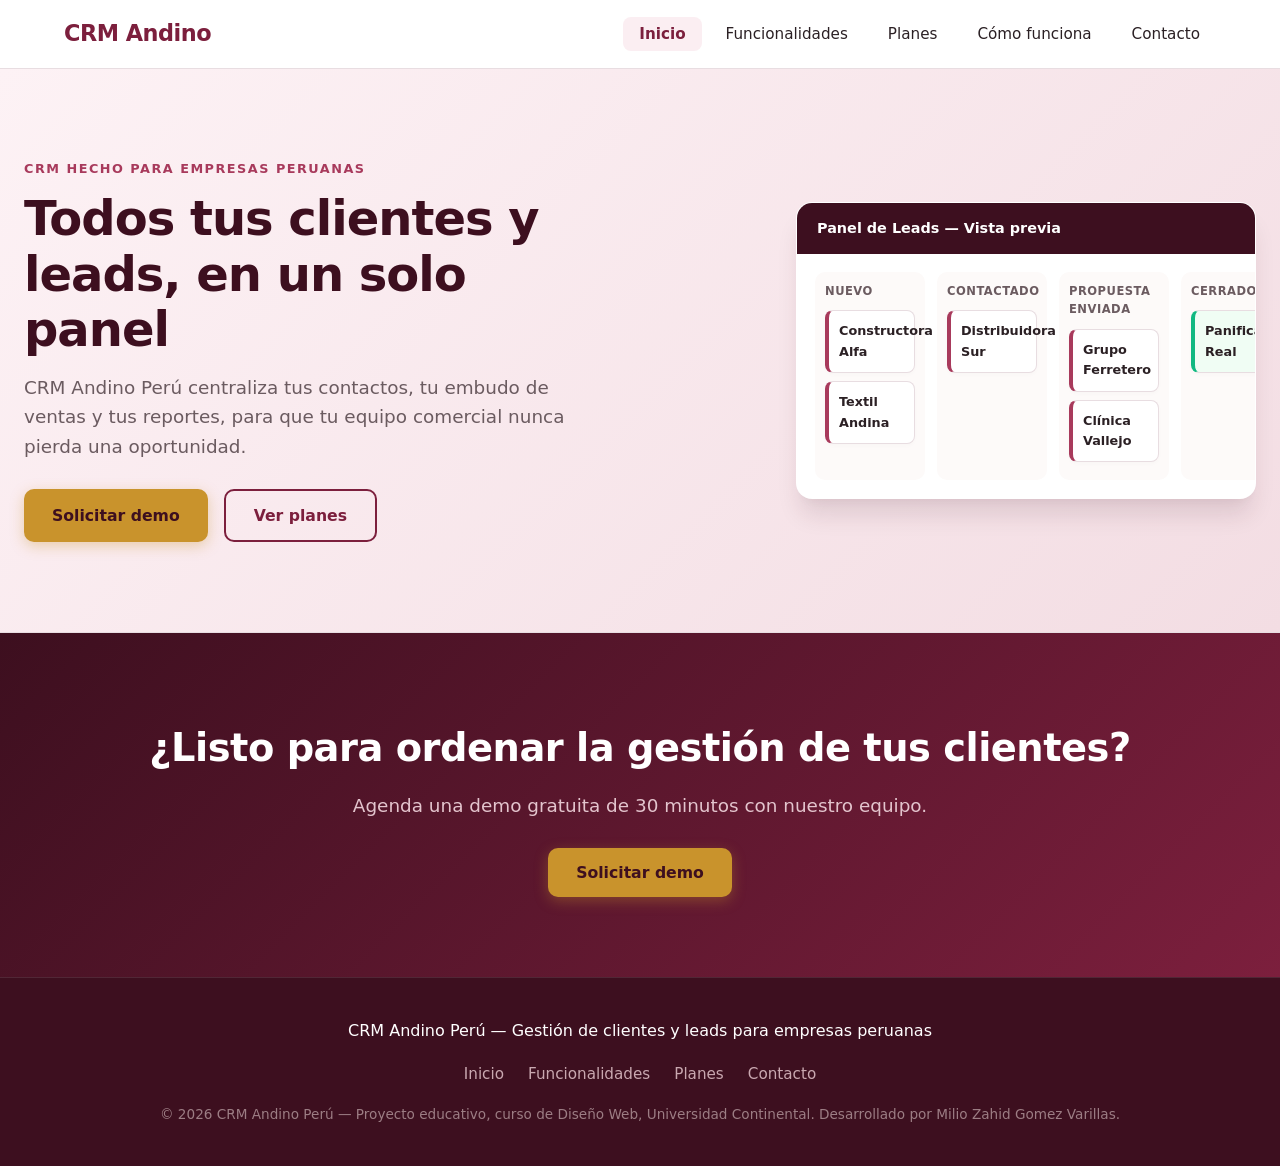
<file: crm_andino_sitio/index.html>
<!DOCTYPE html>
<html lang="es">
<head>
  <meta charset="UTF-8">
  <meta name="viewport" content="width=device-width, initial-scale=1.0">
  <meta name="description" content="CRM Andino Perú - Plataforma de gestión de clientes y seguimiento de leads para empresas peruanas">
  <meta name="author" content="Milio Zahid Gomez Varillas">
  <title>CRM Andino Perú — Gestiona tus clientes y leads en un solo lugar</title>
  <link rel="preconnect" href="https://fonts.googleapis.com">
  <link rel="preconnect" href="https://fonts.gstatic.com" crossorigin>
  <link rel="stylesheet" href="css/crm_andino.css">
</head>
<body>

  <header>
    <nav>
      <a href="index.html" class="logo">CRM Andino</a>
      <ul>
        <li><a href="index.html" class="activo">Inicio</a></li>
        <li><a href="funcionalidades.html">Funcionalidades</a></li>
        <li><a href="planes.html">Planes</a></li>
        <li><a href="como-funciona.html">Cómo funciona</a></li>
        <li><a href="contacto.html">Contacto</a></li>
      </ul>
    </nav>
  </header>

  <main>
    <section class="hero">
      <div class="hero-texto">
        <p class="kicker">CRM hecho para empresas peruanas</p>
        <h1>Todos tus clientes y leads, en un solo panel</h1>
        <p class="subtitulo">CRM Andino Perú centraliza tus contactos, tu embudo de ventas y tus reportes, para que tu equipo comercial nunca pierda una oportunidad.</p>
        <div class="hero-botones">
          <a href="contacto.html" class="btn btn-solido">Solicitar demo</a>
          <a href="planes.html" class="btn btn-outline">Ver planes</a>
        </div>
      </div>

      <div class="panel-demo" aria-label="Vista previa del panel de seguimiento de leads">
        <div class="panel-demo-header">Panel de Leads — Vista previa</div>
        <div class="panel-demo-columnas">
          <div class="panel-col">
            <h6>Nuevo</h6>
            <div class="lead-card">Constructora Alfa</div>
            <div class="lead-card">Textil Andina</div>
          </div>
          <div class="panel-col">
            <h6>Contactado</h6>
            <div class="lead-card">Distribuidora Sur</div>
          </div>
          <div class="panel-col">
            <h6>Propuesta enviada</h6>
            <div class="lead-card">Grupo Ferretero</div>
            <div class="lead-card">Clínica Vallejo</div>
          </div>
          <div class="panel-col">
            <h6>Cerrado</h6>
            <div class="lead-card lead-ganado">Panificadora Real</div>
          </div>
        </div>
      </div>
    </section>

    <section class="cta">
      <h2>¿Listo para ordenar la gestión de tus clientes?</h2>
      <p>Agenda una demo gratuita de 30 minutos con nuestro equipo.</p>
      <a href="contacto.html" class="btn btn-solido">Solicitar demo</a>
    </section>
  </main>

  <footer>
    <p>CRM Andino Perú — Gestión de clientes y leads para empresas peruanas</p>
    <nav>
      <a href="index.html">Inicio</a>
      <a href="funcionalidades.html">Funcionalidades</a>
      <a href="planes.html">Planes</a>
      <a href="contacto.html">Contacto</a>
    </nav>
    <p>&copy; 2026 CRM Andino Perú — Proyecto educativo, curso de Diseño Web, Universidad Continental. Desarrollado por Milio Zahid Gomez Varillas.</p>
  </footer>

</body>
</html>
</file>
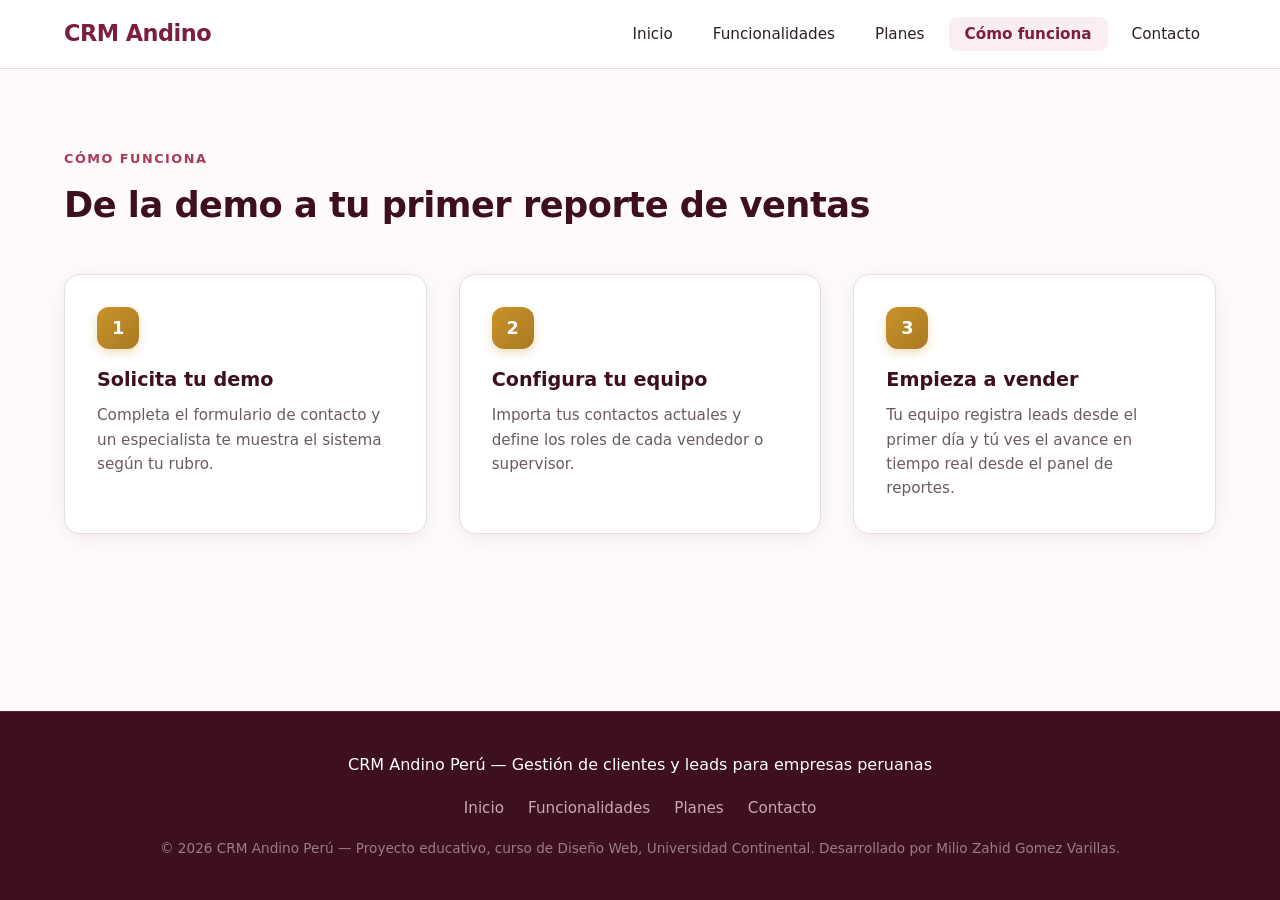
<file: crm_andino_sitio/como-funciona.html>
<!DOCTYPE html>
<html lang="es">
<head>
  <meta charset="UTF-8">
  <meta name="viewport" content="width=device-width, initial-scale=1.0">
  <meta name="description" content="Cómo funciona CRM Andino Perú">
  <meta name="author" content="Milio Zahid Gomez Varillas">
  <title>Cómo Funciona — CRM Andino Perú</title>
  <link rel="preconnect" href="https://fonts.googleapis.com">
  <link rel="preconnect" href="https://fonts.gstatic.com" crossorigin>
  <link rel="stylesheet" href="css/crm_andino.css">
</head>
<body>

  <header>
    <nav>
      <a href="index.html" class="logo">CRM Andino</a>
      <ul>
        <li><a href="index.html">Inicio</a></li>
        <li><a href="funcionalidades.html">Funcionalidades</a></li>
        <li><a href="planes.html">Planes</a></li>
        <li><a href="como-funciona.html" class="activo">Cómo funciona</a></li>
        <li><a href="contacto.html">Contacto</a></li>
      </ul>
    </nav>
  </header>

  <main>
    <section>
      <p class="kicker">Cómo funciona</p>
      <h2>De la demo a tu primer reporte de ventas</h2>

      <div class="pasos-grid">
        <article class="paso-card">
          <span class="paso-numero">1</span>
          <h3>Solicita tu demo</h3>
          <p>Completa el formulario de contacto y un especialista te muestra el sistema según tu rubro.</p>
        </article>

        <article class="paso-card">
          <span class="paso-numero">2</span>
          <h3>Configura tu equipo</h3>
          <p>Importa tus contactos actuales y define los roles de cada vendedor o supervisor.</p>
        </article>

        <article class="paso-card">
          <span class="paso-numero">3</span>
          <h3>Empieza a vender</h3>
          <p>Tu equipo registra leads desde el primer día y tú ves el avance en tiempo real desde el panel de reportes.</p>
        </article>
      </div>
    </section>
  </main>

  <footer>
    <p>CRM Andino Perú — Gestión de clientes y leads para empresas peruanas</p>
    <nav>
      <a href="index.html">Inicio</a>
      <a href="funcionalidades.html">Funcionalidades</a>
      <a href="planes.html">Planes</a>
      <a href="contacto.html">Contacto</a>
    </nav>
    <p>&copy; 2026 CRM Andino Perú — Proyecto educativo, curso de Diseño Web, Universidad Continental. Desarrollado por Milio Zahid Gomez Varillas.</p>
  </footer>

</body>
</html>
</file>
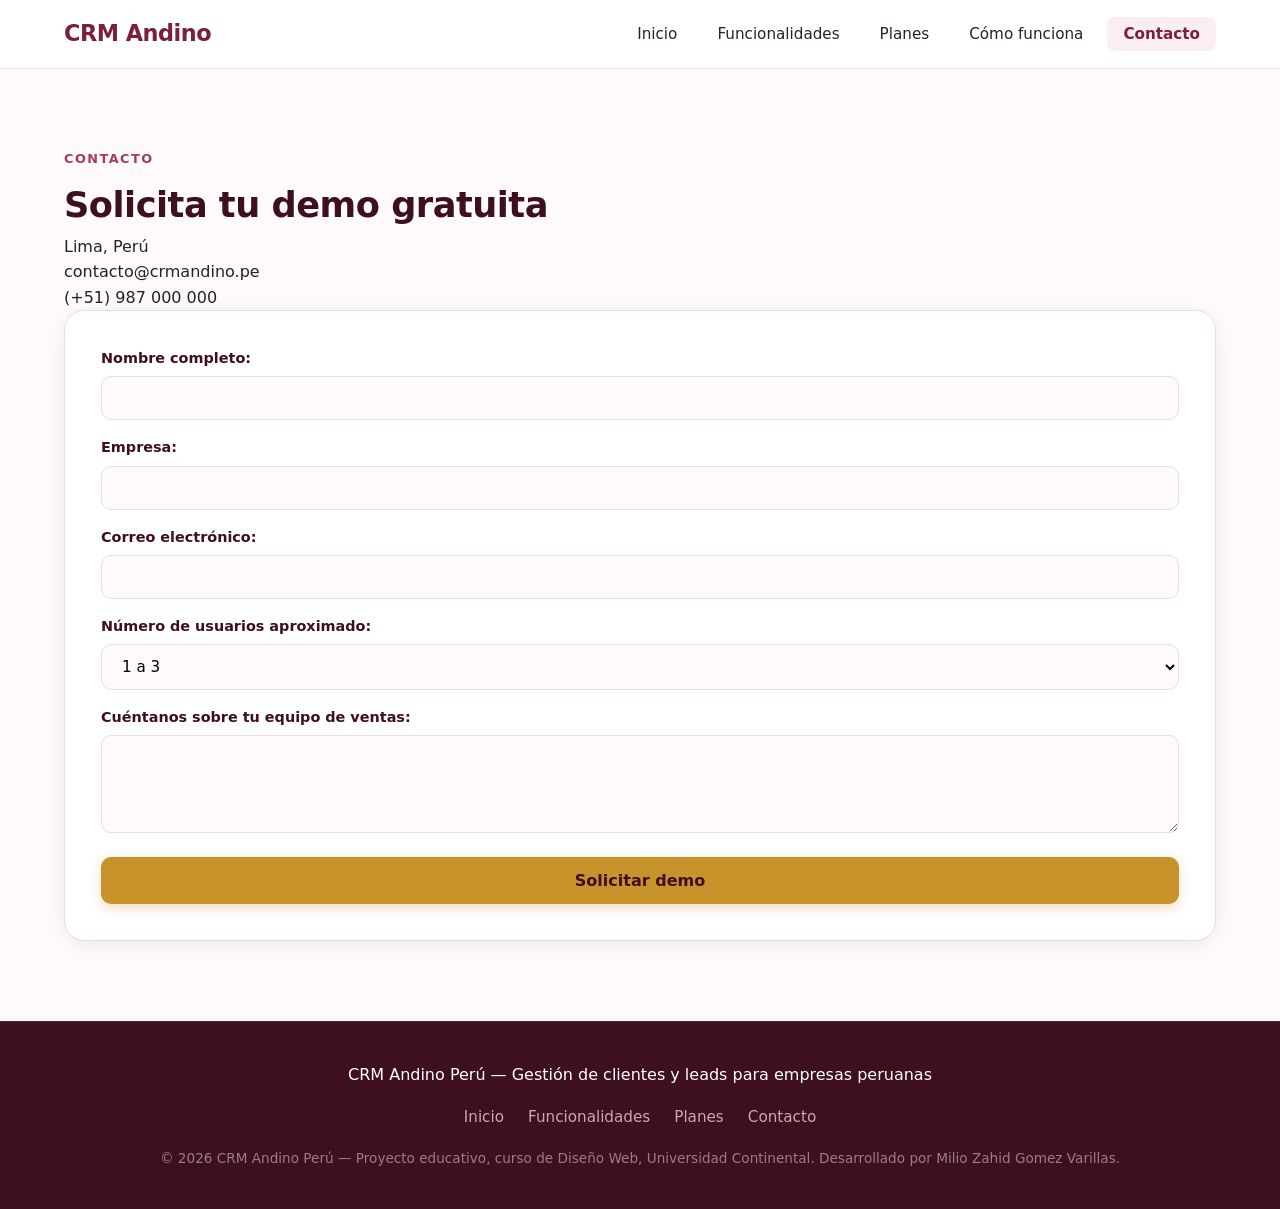
<file: crm_andino_sitio/contacto.html>
<!DOCTYPE html>
<html lang="es">
<head>
  <meta charset="UTF-8">
  <meta name="viewport" content="width=device-width, initial-scale=1.0">
  <meta name="description" content="Contacto y solicitud de demo de CRM Andino Perú">
  <meta name="author" content="Milio Zahid Gomez Varillas">
  <title>Contacto — CRM Andino Perú</title>
  <link rel="preconnect" href="https://fonts.googleapis.com">
  <link rel="preconnect" href="https://fonts.gstatic.com" crossorigin>
  <link rel="stylesheet" href="css/crm_andino.css">
</head>
<body>

  <header>
    <nav>
      <a href="index.html" class="logo">CRM Andino</a>
      <ul>
        <li><a href="index.html">Inicio</a></li>
        <li><a href="funcionalidades.html">Funcionalidades</a></li>
        <li><a href="planes.html">Planes</a></li>
        <li><a href="como-funciona.html">Cómo funciona</a></li>
        <li><a href="contacto.html" class="activo">Contacto</a></li>
      </ul>
    </nav>
  </header>

  <main>
    <section id="contacto">
      <p class="kicker">Contacto</p>
      <h2>Solicita tu demo gratuita</h2>
      <p>
        Lima, Perú <br>
        contacto@crmandino.pe <br>
        (+51) 987 000 000
      </p>

      <form>
        <label for="nombre">Nombre completo:</label>
        <input type="text" id="nombre" name="nombre" required>

        <label for="empresa">Empresa:</label>
        <input type="text" id="empresa" name="empresa" required>

        <label for="correo">Correo electrónico:</label>
        <input type="email" id="correo" name="correo" required>

        <label for="usuarios">Número de usuarios aproximado:</label>
        <select id="usuarios" name="usuarios">
          <option value="1-3">1 a 3</option>
          <option value="4-10">4 a 10</option>
          <option value="11+">Más de 10</option>
        </select>

        <label for="mensaje">Cuéntanos sobre tu equipo de ventas:</label>
        <textarea id="mensaje" name="mensaje" rows="4"></textarea>

        <input type="submit" value="Solicitar demo">
      </form>
    </section>
  </main>

  <footer>
    <p>CRM Andino Perú — Gestión de clientes y leads para empresas peruanas</p>
    <nav>
      <a href="index.html">Inicio</a>
      <a href="funcionalidades.html">Funcionalidades</a>
      <a href="planes.html">Planes</a>
      <a href="contacto.html">Contacto</a>
    </nav>
    <p>&copy; 2026 CRM Andino Perú — Proyecto educativo, curso de Diseño Web, Universidad Continental. Desarrollado por Milio Zahid Gomez Varillas.</p>
  </footer>

</body>
</html>
</file>
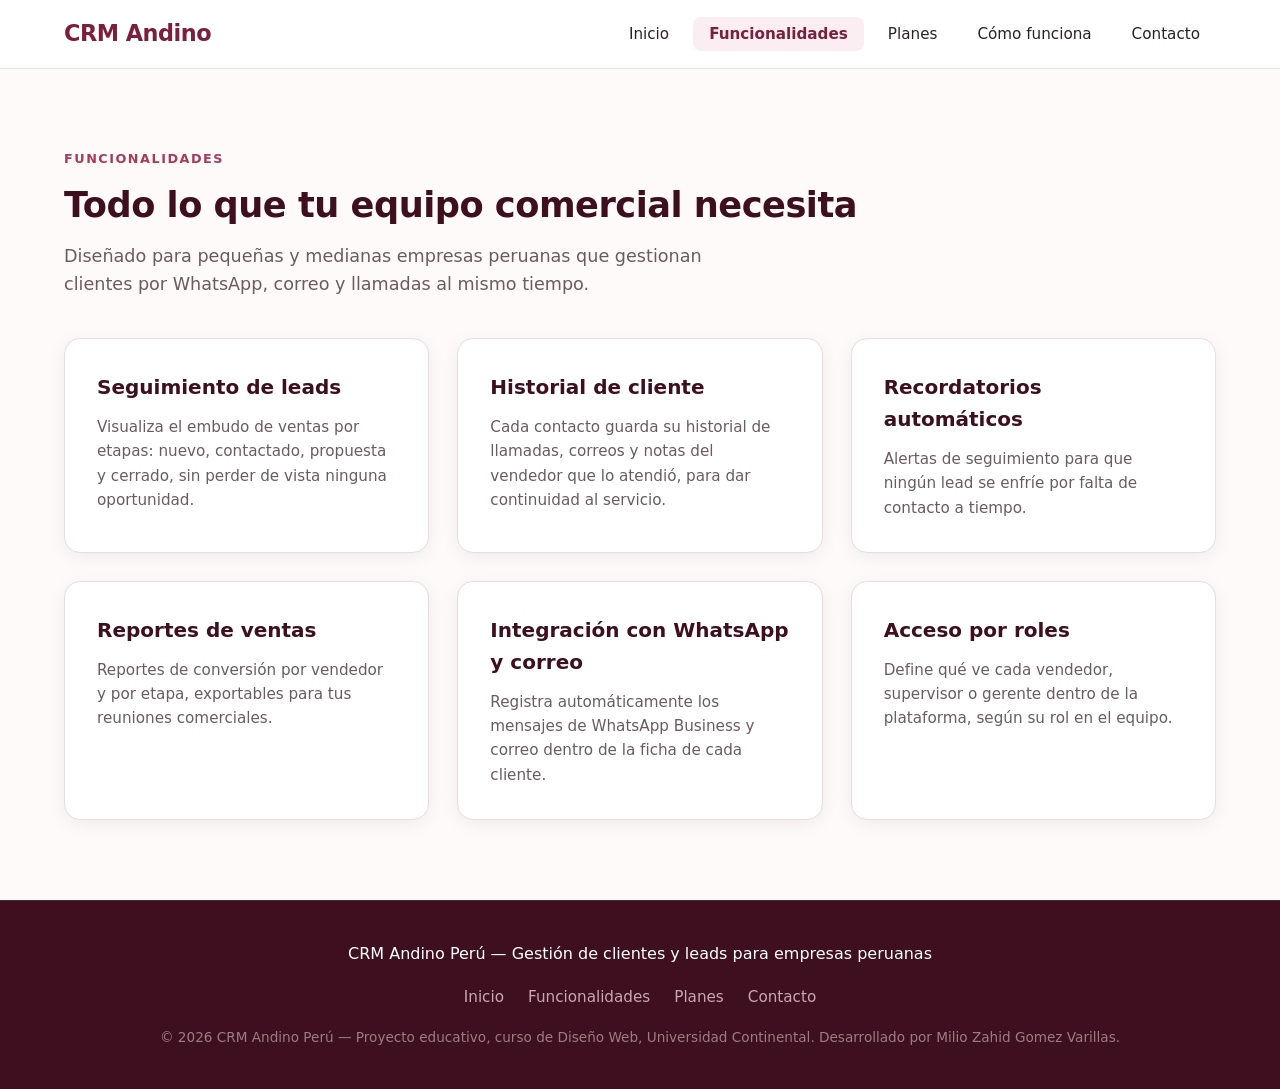
<file: crm_andino_sitio/funcionalidades.html>
<!DOCTYPE html>
<html lang="es">
<head>
  <meta charset="UTF-8">
  <meta name="viewport" content="width=device-width, initial-scale=1.0">
  <meta name="description" content="Funcionalidades de CRM Andino Perú">
  <meta name="author" content="Milio Zahid Gomez Varillas">
  <title>Funcionalidades — CRM Andino Perú</title>
  <link rel="preconnect" href="https://fonts.googleapis.com">
  <link rel="preconnect" href="https://fonts.gstatic.com" crossorigin>
  <link rel="stylesheet" href="css/crm_andino.css">
</head>
<body>

  <header>
    <nav>
      <a href="index.html" class="logo">CRM Andino</a>
      <ul>
        <li><a href="index.html">Inicio</a></li>
        <li><a href="funcionalidades.html" class="activo">Funcionalidades</a></li>
        <li><a href="planes.html">Planes</a></li>
        <li><a href="como-funciona.html">Cómo funciona</a></li>
        <li><a href="contacto.html">Contacto</a></li>
      </ul>
    </nav>
  </header>

  <main>
    <section>
      <p class="kicker">Funcionalidades</p>
      <h2>Todo lo que tu equipo comercial necesita</h2>
      <p class="intro-seccion">Diseñado para pequeñas y medianas empresas peruanas que gestionan clientes por WhatsApp, correo y llamadas al mismo tiempo.</p>

      <div class="funciones-grid">
        <article class="funcion-card">
          <h3>Seguimiento de leads</h3>
          <p>Visualiza el embudo de ventas por etapas: nuevo, contactado, propuesta y cerrado, sin perder de vista ninguna oportunidad.</p>
        </article>

        <article class="funcion-card">
          <h3>Historial de cliente</h3>
          <p>Cada contacto guarda su historial de llamadas, correos y notas del vendedor que lo atendió, para dar continuidad al servicio.</p>
        </article>

        <article class="funcion-card">
          <h3>Recordatorios automáticos</h3>
          <p>Alertas de seguimiento para que ningún lead se enfríe por falta de contacto a tiempo.</p>
        </article>

        <article class="funcion-card">
          <h3>Reportes de ventas</h3>
          <p>Reportes de conversión por vendedor y por etapa, exportables para tus reuniones comerciales.</p>
        </article>

        <article class="funcion-card">
          <h3>Integración con WhatsApp y correo</h3>
          <p>Registra automáticamente los mensajes de WhatsApp Business y correo dentro de la ficha de cada cliente.</p>
        </article>

        <article class="funcion-card">
          <h3>Acceso por roles</h3>
          <p>Define qué ve cada vendedor, supervisor o gerente dentro de la plataforma, según su rol en el equipo.</p>
        </article>
      </div>
    </section>
  </main>

  <footer>
    <p>CRM Andino Perú — Gestión de clientes y leads para empresas peruanas</p>
    <nav>
      <a href="index.html">Inicio</a>
      <a href="funcionalidades.html">Funcionalidades</a>
      <a href="planes.html">Planes</a>
      <a href="contacto.html">Contacto</a>
    </nav>
    <p>&copy; 2026 CRM Andino Perú — Proyecto educativo, curso de Diseño Web, Universidad Continental. Desarrollado por Milio Zahid Gomez Varillas.</p>
  </footer>

</body>
</html>
</file>
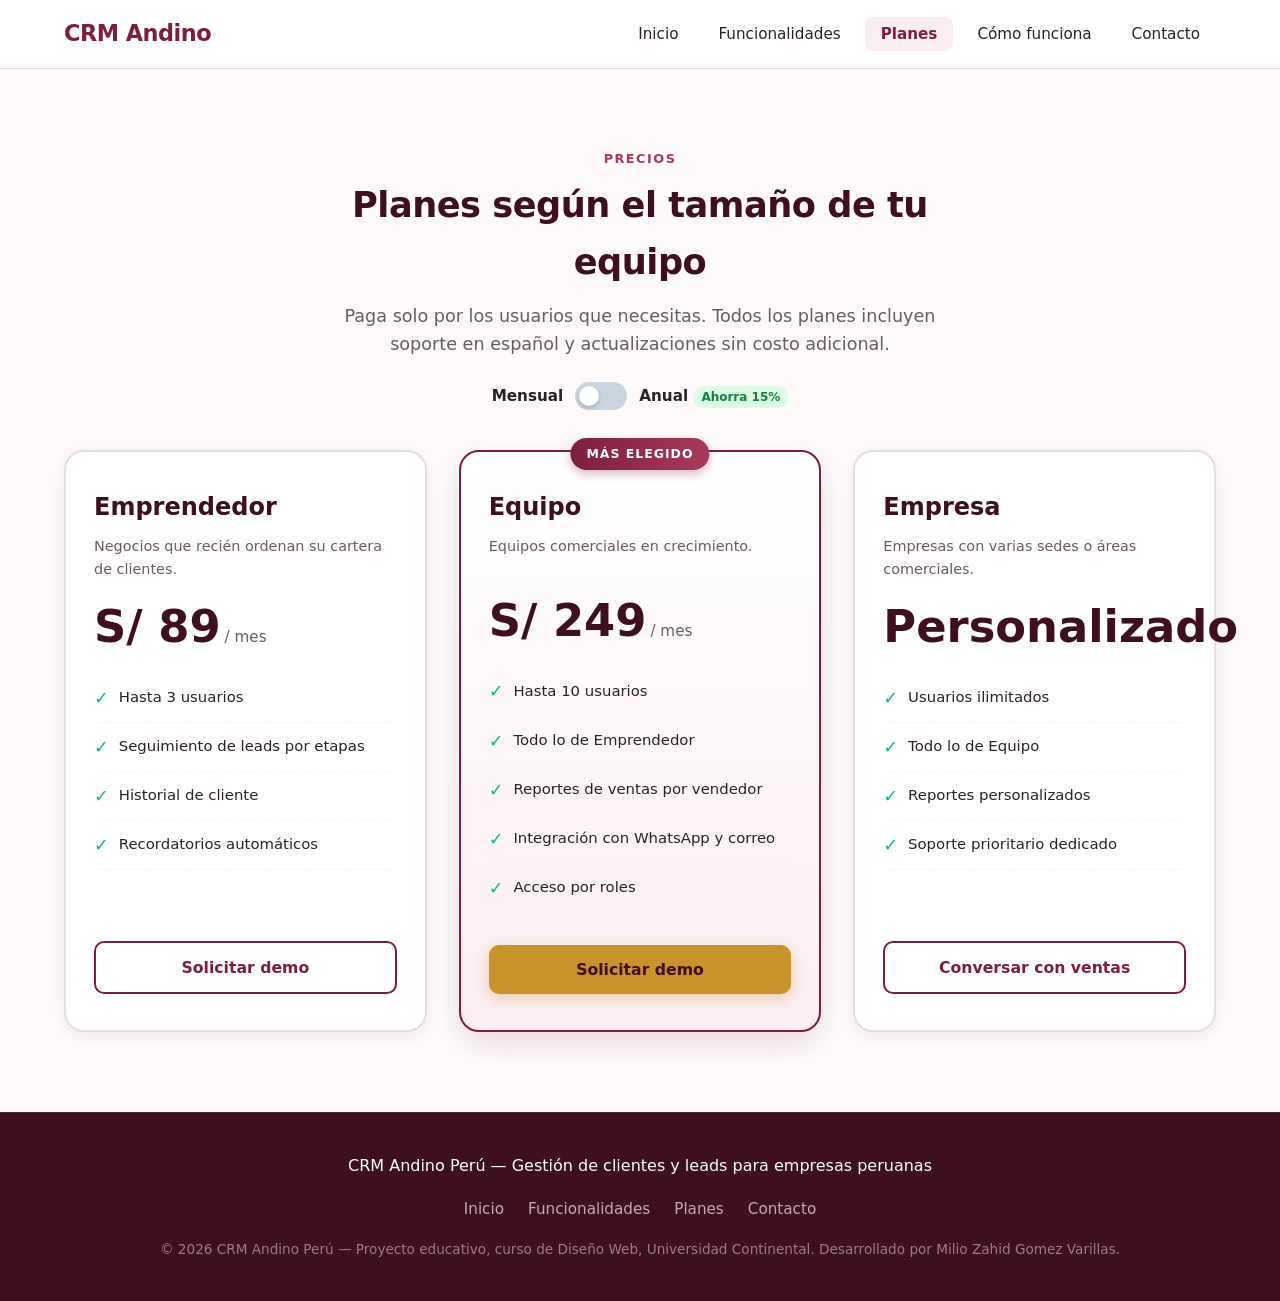
<file: crm_andino_sitio/planes.html>
<!DOCTYPE html>
<html lang="es">
<head>
  <meta charset="UTF-8">
  <meta name="viewport" content="width=device-width, initial-scale=1.0">
  <meta name="description" content="Planes y precios de CRM Andino Perú">
  <meta name="author" content="Milio Zahid Gomez Varillas">
  <title>Planes — CRM Andino Perú</title>
  <link rel="preconnect" href="https://fonts.googleapis.com">
  <link rel="preconnect" href="https://fonts.gstatic.com" crossorigin>
  <link rel="stylesheet" href="css/crm_andino.css">
</head>
<body>

  <header>
    <nav>
      <a href="index.html" class="logo">CRM Andino</a>
      <ul>
        <li><a href="index.html">Inicio</a></li>
        <li><a href="funcionalidades.html">Funcionalidades</a></li>
        <li><a href="planes.html" class="activo">Planes</a></li>
        <li><a href="como-funciona.html">Cómo funciona</a></li>
        <li><a href="contacto.html">Contacto</a></li>
      </ul>
    </nav>
  </header>

  <main>
    <section>
      <div class="planes-header">
        <p class="kicker">Precios</p>
        <h2>Planes según el tamaño de tu equipo</h2>
        <p class="intro-seccion">Paga solo por los usuarios que necesitas. Todos los planes incluyen soporte en español y actualizaciones sin costo adicional.</p>

        <div class="billing-toggle">
          <span id="etiqueta-mensual" class="label-activo">Mensual</span>
          <label class="toggle-switch">
            <input type="checkbox" id="switch-facturacion" aria-label="Cambiar entre facturación mensual y anual">
            <span class="slider"></span>
          </label>
          <span id="etiqueta-anual">Anual <span class="badge-descuento">Ahorra 15%</span></span>
        </div>
      </div>

      <div class="planes-cards-grid">
        <article class="plan-card" data-mensual="89" data-anual="75">
          <h3>Emprendedor</h3>
          <p class="plan-descripcion">Negocios que recién ordenan su cartera de clientes.</p>
          <div class="plan-precio-box">
            <span class="monto">S/ 89</span>
            <span class="periodo">/ mes</span>
          </div>
          <ul class="plan-caracteristicas">
            <li>Hasta 3 usuarios</li>
            <li>Seguimiento de leads por etapas</li>
            <li>Historial de cliente</li>
            <li>Recordatorios automáticos</li>
          </ul>
          <a href="contacto.html" class="btn btn-outline">Solicitar demo</a>
        </article>

        <article class="plan-card destacado" data-mensual="249" data-anual="212">
          <span class="badge-popular">Más elegido</span>
          <h3>Equipo</h3>
          <p class="plan-descripcion">Equipos comerciales en crecimiento.</p>
          <div class="plan-precio-box">
            <span class="monto">S/ 249</span>
            <span class="periodo">/ mes</span>
          </div>
          <ul class="plan-caracteristicas">
            <li>Hasta 10 usuarios</li>
            <li>Todo lo de Emprendedor</li>
            <li>Reportes de ventas por vendedor</li>
            <li>Integración con WhatsApp y correo</li>
            <li>Acceso por roles</li>
          </ul>
          <a href="contacto.html" class="btn btn-solido">Solicitar demo</a>
        </article>

        <article class="plan-card">
          <h3>Empresa</h3>
          <p class="plan-descripcion">Empresas con varias sedes o áreas comerciales.</p>
          <div class="plan-precio-box">
            <span class="monto">Personalizado</span>
          </div>
          <ul class="plan-caracteristicas">
            <li>Usuarios ilimitados</li>
            <li>Todo lo de Equipo</li>
            <li>Reportes personalizados</li>
            <li>Soporte prioritario dedicado</li>
          </ul>
          <a href="contacto.html" class="btn btn-outline">Conversar con ventas</a>
        </article>
      </div>
    </section>
  </main>

  <script>
    const switchFacturacion = document.getElementById('switch-facturacion');
    const etiquetaMensual = document.getElementById('etiqueta-mensual');
    const etiquetaAnual = document.getElementById('etiqueta-anual');

    switchFacturacion.addEventListener('change', () => {
      const esAnual = switchFacturacion.checked;

      document.querySelectorAll('.plan-card').forEach((tarjeta) => {
        const monto = tarjeta.querySelector('.monto');
        const valor = esAnual ? tarjeta.dataset.anual : tarjeta.dataset.mensual;
        if (valor) {
          monto.textContent = 'S/ ' + valor;
        }
      });

      etiquetaMensual.classList.toggle('label-activo', !esAnual);
      etiquetaAnual.classList.toggle('label-activo', esAnual);
    });
  </script>

  <footer>
    <p>CRM Andino Perú — Gestión de clientes y leads para empresas peruanas</p>
    <nav>
      <a href="index.html">Inicio</a>
      <a href="funcionalidades.html">Funcionalidades</a>
      <a href="planes.html">Planes</a>
      <a href="contacto.html">Contacto</a>
    </nav>
    <p>&copy; 2026 CRM Andino Perú — Proyecto educativo, curso de Diseño Web, Universidad Continental. Desarrollado por Milio Zahid Gomez Varillas.</p>
  </footer>

</body>
</html>
</file>
<file: crm_andino_sitio/css/crm_andino.css>
/* ============================================================
   CRM Andino Perú — Hoja de Estilos Moderna y Mejorada
   Paleta: Vino elegante + Dorado cálido + Transiciones fluidas
   ============================================================ */

:root {
  --vino-oscuro: #3d0f1f;
  --vino-primario: #7c1f3d;
  --vino-medio: #a83a5c;
  --vino-claro: #fbeef2;
  --dorado: #c9932c;
  --dorado-hover: #a97a22;
  --texto: #2b2024;
  --gris-sub: #6b5b60;
  --gris-borde: #e8dde1;
  --fondo: #fdfaf9;
  --blanco: #ffffff;
  --sombra-suave: 0 4px 20px -2px rgba(61, 15, 31, 0.08);
  --sombra-elevada: 0 20px 25px -5px rgba(61, 15, 31, 0.12), 0 8px 10px -6px rgba(61, 15, 31, 0.04);
  --fuente: 'Inter', system-ui, -apple-system, sans-serif;
}

* {
  box-sizing: border-box;
  margin: 0;
  padding: 0;
}

html {
  scroll-behavior: smooth;
}

/* Mejora de accesibilidad: foco visible con el color vino de marca */
a:focus-visible,
button:focus-visible,
.btn:focus-visible {
  outline: 3px solid var(--vino-medio);
  outline-offset: 2px;
}

body {
  font-family: var(--fuente);
  color: var(--texto);
  background-color: var(--fondo);
  line-height: 1.6;
  display: flex;
  flex-direction: column;
  min-height: 100vh;
}

main {
  flex: 1;
}

/* ============ ENCABEZADO Y NAVEGACIÓN ============ */
header {
  position: sticky;
  top: 0;
  background-color: rgba(255, 255, 255, 0.92);
  backdrop-filter: blur(10px);
  -webkit-backdrop-filter: blur(10px);
  border-bottom: 1px solid var(--gris-borde);
  z-index: 100;
  transition: all 0.3s ease;
}

header nav {
  display: flex;
  justify-content: space-between;
  align-items: center;
  max-width: 1200px;
  margin: 0 auto;
  padding: 16px 24px;
}

.logo {
  font-weight: 800;
  font-size: 1.4rem;
  color: var(--vino-primario);
  text-decoration: none;
  letter-spacing: -0.5px;
  display: flex;
  align-items: center;
  gap: 8px;
}

.logo span {
  color: var(--dorado);
}

header nav ul {
  list-style: none;
  display: flex;
  gap: 8px;
}

header nav ul a {
  color: var(--texto);
  text-decoration: none;
  font-size: 0.95rem;
  font-weight: 500;
  padding: 8px 16px;
  border-radius: 8px;
  transition: all 0.2s cubic-bezier(0.4, 0, 0.2, 1);
}

header nav ul a:hover {
  color: var(--vino-primario);
  background-color: var(--vino-claro);
}

header nav ul a.activo {
  color: var(--vino-primario);
  font-weight: 700;
  background-color: var(--vino-claro);
}

.kicker {
  text-transform: uppercase;
  letter-spacing: 1.5px;
  font-size: 0.8rem;
  color: var(--vino-medio);
  font-weight: 700;
  margin-bottom: 8px;
}

/* ============ BOTONES ============ */
.btn {
  display: inline-flex;
  align-items: center;
  justify-content: center;
  padding: 12px 28px;
  border-radius: 10px;
  text-decoration: none;
  font-weight: 600;
  font-size: 0.98rem;
  transition: all 0.25s cubic-bezier(0.4, 0, 0.2, 1);
  cursor: pointer;
  border: none;
}

.btn-solido {
  background-color: var(--dorado);
  color: var(--vino-oscuro);
  box-shadow: 0 4px 14px rgba(201, 147, 44, 0.35);
}

.btn-solido:hover {
  background-color: var(--dorado-hover);
  transform: translateY(-2px);
  box-shadow: 0 6px 20px rgba(201, 147, 44, 0.45);
}

.btn-outline {
  border: 2px solid var(--vino-primario);
  color: var(--vino-primario);
  background: transparent;
}

.btn-outline:hover {
  background-color: var(--vino-claro);
  transform: translateY(-2px);
}

section {
  max-width: 1200px;
  margin: 0 auto;
  padding: 80px 24px;
}

h2 {
  font-size: 2.2rem;
  font-weight: 800;
  color: var(--vino-oscuro);
  letter-spacing: -0.5px;
  margin-top: 4px;
}

.intro-seccion {
  color: var(--gris-sub);
  max-width: 650px;
  font-size: 1.1rem;
  margin-top: 8px;
}

/* ============ HERO ============ */
.hero {
  display: flex;
  align-items: center;
  justify-content: space-between;
  gap: 48px;
  flex-wrap: wrap;
  background: linear-gradient(135deg, #fdf2f5 0%, #f3dde3 100%);
  max-width: none;
  padding: 90px 24px;
  border-bottom: 1px solid var(--gris-borde);
}

.hero-texto { max-width: 560px; }

.hero h1 {
  font-size: 3rem;
  line-height: 1.15;
  margin: 12px 0 16px;
  color: var(--vino-oscuro);
  font-weight: 800;
  letter-spacing: -1px;
}

.hero .subtitulo {
  color: var(--gris-sub);
  font-size: 1.15rem;
}

.hero-botones {
  display: flex;
  gap: 16px;
  margin-top: 28px;
  flex-wrap: wrap;
}

/* DEMO PANEL */
.panel-demo {
  background-color: var(--blanco);
  width: 460px;
  max-width: 100%;
  border-radius: 16px;
  box-shadow: var(--sombra-elevada);
  border: 1px solid rgba(255, 255, 255, 0.8);
  overflow: hidden;
  transition: transform 0.3s ease;
}

.panel-demo:hover {
  transform: translateY(-4px);
}

.panel-demo-header {
  background-color: var(--vino-oscuro);
  color: var(--blanco);
  padding: 14px 20px;
  font-weight: 700;
  font-size: 0.9rem;
  display: flex;
  align-items: center;
  justify-content: space-between;
}

.panel-demo-columnas {
  display: flex;
  gap: 12px;
  padding: 18px;
  overflow-x: auto;
}

.panel-col {
  background-color: var(--fondo);
  border-radius: 10px;
  padding: 10px;
  min-width: 110px;
  flex: 1;
}

.panel-col h6 {
  font-size: 0.72rem;
  text-transform: uppercase;
  letter-spacing: 0.5px;
  color: var(--gris-sub);
  margin-bottom: 10px;
  font-weight: 700;
}

.lead-card {
  background-color: var(--blanco);
  border: 1px solid var(--gris-borde);
  border-left: 4px solid var(--vino-medio);
  border-radius: 8px;
  padding: 10px;
  font-size: 0.8rem;
  font-weight: 600;
  margin-bottom: 8px;
  box-shadow: 0 2px 4px rgba(0,0,0,0.02);
  transition: all 0.2s ease;
}

.lead-card:hover {
  transform: translateX(4px);
  box-shadow: 0 4px 8px rgba(0,0,0,0.06);
}

.lead-ganado {
  border-left-color: #10b981;
  background-color: #f0fdf4;
}

/* ============ FUNCIONALIDADES ============ */
.funciones-grid {
  display: grid;
  grid-template-columns: repeat(auto-fit, minmax(320px, 1fr));
  gap: 28px;
  margin-top: 40px;
}

.funcion-card {
  background-color: var(--blanco);
  border: 1px solid var(--gris-borde);
  border-radius: 16px;
  padding: 32px;
  box-shadow: var(--sombra-suave);
  transition: all 0.3s cubic-bezier(0.4, 0, 0.2, 1);
  position: relative;
  overflow: hidden;
}

.funcion-card::before {
  content: '';
  position: absolute;
  top: 0;
  left: 0;
  width: 100%;
  height: 4px;
  background: linear-gradient(90deg, var(--vino-primario), var(--vino-medio));
  opacity: 0;
  transition: opacity 0.3s ease;
}

.funcion-card:hover {
  transform: translateY(-6px);
  box-shadow: var(--sombra-elevada);
}

.funcion-card:hover::before {
  opacity: 1;
}

.funcion-card h3 {
  font-size: 1.25rem;
  color: var(--vino-oscuro);
  margin-bottom: 12px;
}

.funcion-card p {
  color: var(--gris-sub);
  font-size: 0.95rem;
}

/* ============ INTERACTIVIDAD MEJORADA EN PLANES ============ */
.planes-header {
  text-align: center;
  max-width: 700px;
  margin: 0 auto 40px auto;
}

.planes-header .intro-seccion {
  margin: 12px auto 0 auto;
}

/* Switch Mensual / Anual */
.billing-toggle {
  display: flex;
  align-items: center;
  justify-content: center;
  gap: 12px;
  margin-top: 24px;
  font-weight: 600;
  font-size: 0.95rem;
  color: var(--texto);
}

.toggle-switch {
  position: relative;
  display: inline-block;
  width: 52px;
  height: 28px;
}

.toggle-switch input {
  opacity: 0;
  width: 0;
  height: 0;
}

.slider {
  position: absolute;
  cursor: pointer;
  top: 0; left: 0; right: 0; bottom: 0;
  background-color: #cbd5e1;
  transition: .3s;
  border-radius: 34px;
}

.slider:before {
  position: absolute;
  content: "";
  height: 20px;
  width: 20px;
  left: 4px;
  bottom: 4px;
  background-color: white;
  transition: .3s;
  border-radius: 50%;
  box-shadow: 0 2px 4px rgba(0,0,0,0.2);
}

input:checked + .slider {
  background-color: var(--vino-primario);
}

input:checked + .slider:before {
  transform: translateX(24px);
}

.badge-descuento {
  background-color: #dcfce7;
  color: #15803d;
  font-size: 0.75rem;
  font-weight: 700;
  padding: 4px 8px;
  border-radius: 20px;
}

/* Tarjetas de Planes */
.planes-cards-grid {
  display: grid;
  grid-template-columns: repeat(auto-fit, minmax(300px, 1fr));
  gap: 32px;
  align-items: stretch;
  margin-top: 20px;
}

.plan-card {
  background-color: var(--blanco);
  border: 2px solid var(--gris-borde);
  border-radius: 20px;
  padding: 36px 28px;
  display: flex;
  flex-direction: column;
  position: relative;
  box-shadow: var(--sombra-suave);
  transition: all 0.3s cubic-bezier(0.4, 0, 0.2, 1);
}

.plan-card:hover {
  transform: translateY(-8px);
  box-shadow: var(--sombra-elevada);
  border-color: var(--vino-medio);
}

.plan-card.destacado {
  border-color: var(--vino-primario);
  background: linear-gradient(180deg, #ffffff 0%, #fbeef2 100%);
  box-shadow: 0 12px 30px -5px rgba(124, 31, 61, 0.18);
}

.badge-popular {
  position: absolute;
  top: -14px;
  left: 50%;
  transform: translateX(-50%);
  background: linear-gradient(90deg, var(--vino-primario), var(--vino-medio));
  color: var(--blanco);
  font-size: 0.78rem;
  font-weight: 800;
  text-transform: uppercase;
  letter-spacing: 1px;
  padding: 6px 16px;
  border-radius: 20px;
  box-shadow: 0 4px 10px rgba(124, 31, 61, 0.3);
}

.plan-card h3 {
  font-size: 1.5rem;
  color: var(--vino-oscuro);
  font-weight: 800;
  margin-bottom: 8px;
}

.plan-card .plan-descripcion {
  font-size: 0.9rem;
  color: var(--gris-sub);
  min-height: 40px;
}

.plan-precio-box {
  margin: 24px 0;
  display: flex;
  align-items: baseline;
  gap: 4px;
}

.plan-precio-box .monto {
  font-size: 2.8rem;
  font-weight: 800;
  color: var(--vino-oscuro);
  line-height: 1;
}

.plan-precio-box .periodo {
  color: var(--gris-sub);
  font-size: 0.95rem;
  font-weight: 500;
}

.plan-caracteristicas {
  list-style: none;
  margin-bottom: 32px;
  flex: 1;
}

.plan-caracteristicas li {
  padding: 10px 0;
  font-size: 0.93rem;
  color: var(--texto);
  display: flex;
  align-items: center;
  gap: 10px;
  border-bottom: 1px dashed #f1f5f9;
}

.plan-caracteristicas li::before {
  content: "✓";
  color: #10b981;
  font-weight: 900;
  font-size: 1.1rem;
}

.plan-card .btn {
  width: 100%;
  text-align: center;
}

/* ============ CÓMO FUNCIONA ============ */
.pasos-grid {
  display: grid;
  grid-template-columns: repeat(auto-fit, minmax(280px, 1fr));
  gap: 32px;
  margin-top: 40px;
}

.paso-card {
  background-color: var(--blanco);
  border: 1px solid var(--gris-borde);
  border-radius: 16px;
  padding: 32px;
  box-shadow: var(--sombra-suave);
  position: relative;
  transition: transform 0.3s ease;
}

.paso-card:hover {
  transform: translateY(-4px);
}

.paso-numero {
  display: inline-flex;
  align-items: center;
  justify-content: center;
  background: linear-gradient(135deg, var(--dorado), var(--dorado-hover));
  color: var(--blanco);
  font-weight: 800;
  font-size: 1.1rem;
  width: 42px;
  height: 42px;
  border-radius: 12px;
  margin-bottom: 16px;
  box-shadow: 0 4px 10px rgba(201, 147, 44, 0.3);
}

.paso-card h3 {
  font-size: 1.2rem;
  color: var(--vino-oscuro);
  margin-bottom: 8px;
}

.paso-card p {
  color: var(--gris-sub);
  font-size: 0.95rem;
}

/* ============ CTA ============ */
.cta {
  background: linear-gradient(135deg, var(--vino-oscuro) 0%, var(--vino-primario) 100%);
  color: var(--blanco);
  text-align: center;
  max-width: none;
  padding: 80px 24px;
}

.cta h2 {
  color: var(--blanco);
  font-size: 2.4rem;
  margin-bottom: 12px;
}

.cta p {
  color: #e3c4cd;
  font-size: 1.15rem;
  margin-bottom: 28px;
}

/* ============ CONTACTO ============ */
.contacto-wrapper {
  display: grid;
  grid-template-columns: 1fr 1fr;
  gap: 48px;
  align-items: start;
}

@media (max-width: 868px) {
  .contacto-wrapper {
    grid-template-columns: 1fr;
  }
}

.contacto-info p {
  font-size: 1.1rem;
  color: var(--gris-sub);
  line-height: 1.8;
  margin-top: 16px;
}

#contacto form {
  background: var(--blanco);
  padding: 36px;
  border-radius: 20px;
  border: 1px solid var(--gris-borde);
  box-shadow: var(--sombra-suave);
  display: flex;
  flex-direction: column;
}

#contacto label {
  margin-top: 16px;
  font-weight: 600;
  font-size: 0.9rem;
  color: var(--vino-oscuro);
}

#contacto label:first-of-type {
  margin-top: 0;
}

#contacto input,
#contacto select,
#contacto textarea {
  padding: 12px 16px;
  margin-top: 6px;
  border-radius: 10px;
  border: 1px solid var(--gris-borde);
  font-family: inherit;
  font-size: 0.95rem;
  transition: all 0.2s ease;
  background-color: var(--fondo);
}

#contacto input:focus,
#contacto select:focus,
#contacto textarea:focus {
  outline: none;
  border-color: var(--vino-medio);
  background-color: var(--blanco);
  box-shadow: 0 0 0 4px rgba(168, 58, 92, 0.15);
}

#contacto input[type="submit"] {
  margin-top: 24px;
  background-color: var(--dorado);
  color: var(--vino-oscuro);
  border: none;
  padding: 14px;
  border-radius: 10px;
  font-weight: 700;
  font-size: 1rem;
  cursor: pointer;
  transition: all 0.25s ease;
  box-shadow: 0 4px 12px rgba(201, 147, 44, 0.3);
}

#contacto input[type="submit"]:hover {
  background-color: var(--dorado-hover);
  transform: translateY(-2px);
  box-shadow: 0 6px 16px rgba(201, 147, 44, 0.4);
}

/* ============ FOOTER ============ */
footer {
  background-color: var(--vino-oscuro);
  color: var(--blanco);
  text-align: center;
  padding: 40px 24px;
  margin-top: auto;
  border-top: 1px solid rgba(255,255,255,0.1);
}

footer nav {
  display: flex;
  justify-content: center;
  gap: 24px;
  margin: 18px 0;
  flex-wrap: wrap;
}

footer nav a {
  color: #c9a8b0;
  text-decoration: none;
  font-size: 0.95rem;
  transition: color 0.2s ease;
}

footer nav a:hover {
  color: var(--blanco);
}

footer p:last-child {
  color: #9c7d84;
  font-size: 0.85rem;
  margin-top: 12px;
}
</file>
